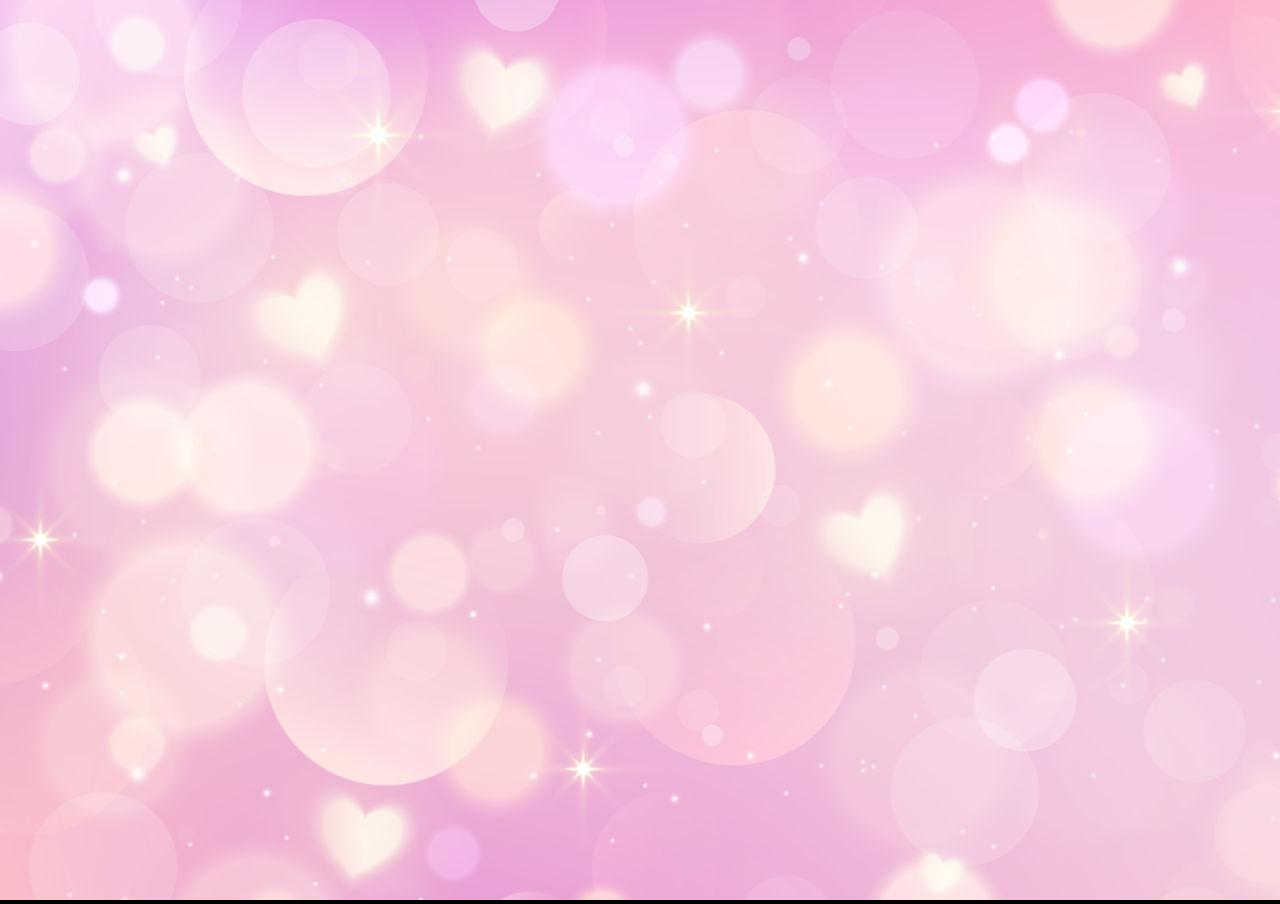
<file: index.html>
<!DOCTYPE html>
<html lang="en">
<head>
<meta charset="UTF-8">
<meta name="viewport" content="width=device-width, initial-scale=1.0">
<title>Our Story ❤️</title>

<style>
html, body {
    margin:0;
    padding:0;
    height:100%;
    overflow:hidden;
    background:black;
}

/* Iframe container */
#stageFrame {
    width:100vw;
    height:100vh;
    border:none;
    opacity:1;
    transition:opacity 0.6s ease;
}

/* Fade effect */
.fade-out {
    opacity:0;
}

/* Soft loader overlay */
#loader {
    position:fixed;
    inset:0;
    background:linear-gradient(135deg,#ff2f7d,#ff8fab);
    display:flex;
    justify-content:center;
    align-items:center;
    z-index:9999;
    transition:opacity 0.6s ease;
}

#loader.hidden {
    opacity:0;
    pointer-events:none;
}

.loader-heart {
    font-size:60px;
    animation:pulse 1.2s infinite;
}

@keyframes pulse {
    0% { transform:scale(1); }
    50% { transform:scale(1.2); }
    100% { transform:scale(1); }
}
</style>
</head>

<body>

<!-- Persistent Music -->
<audio id="bgMusic" loop>
    <source src="music.mp3" type="audio/mpeg">
</audio>

<!-- Loader -->
<div id="loader">
    <div class="loader-heart">❤️</div>
</div>

<!-- Stage Frame -->
<iframe id="stageFrame" src="intro.html"></iframe>

<script>
const frame = document.getElementById("stageFrame");
const loader = document.getElementById("loader");
const music = document.getElementById("bgMusic");

/* Start music only once after user interaction */
document.body.addEventListener("pointerdown",()=>{
    music.play().catch(()=>{});
},{once:true});

/* Smooth Stage Switch */
function goToStage(stageName){

    loader.classList.remove("hidden");
    frame.classList.add("fade-out");

    setTimeout(()=>{
        switch(stageName){
            case "intro":
                frame.src = "intro.html";
                break;
            case "memories":
                frame.src = "memories.html";
                break;
            case "timeline":
                frame.src = "timeline.html";
                break;
            case "future":
                frame.src = "future.html";
                break;
            case "letter":
                frame.src = "letter.html";
                break;
        }
    },400);

}

/* When new stage loads */
frame.onload = function(){
    frame.classList.remove("fade-out");
    setTimeout(()=>{
        loader.classList.add("hidden");
    },300);
};

window.goToStage = goToStage;

/* Hide loader after first load */
window.onload = function(){
    setTimeout(()=>{
        loader.classList.add("hidden");
    },800);
};
</script>

</body>
</html>
</file>
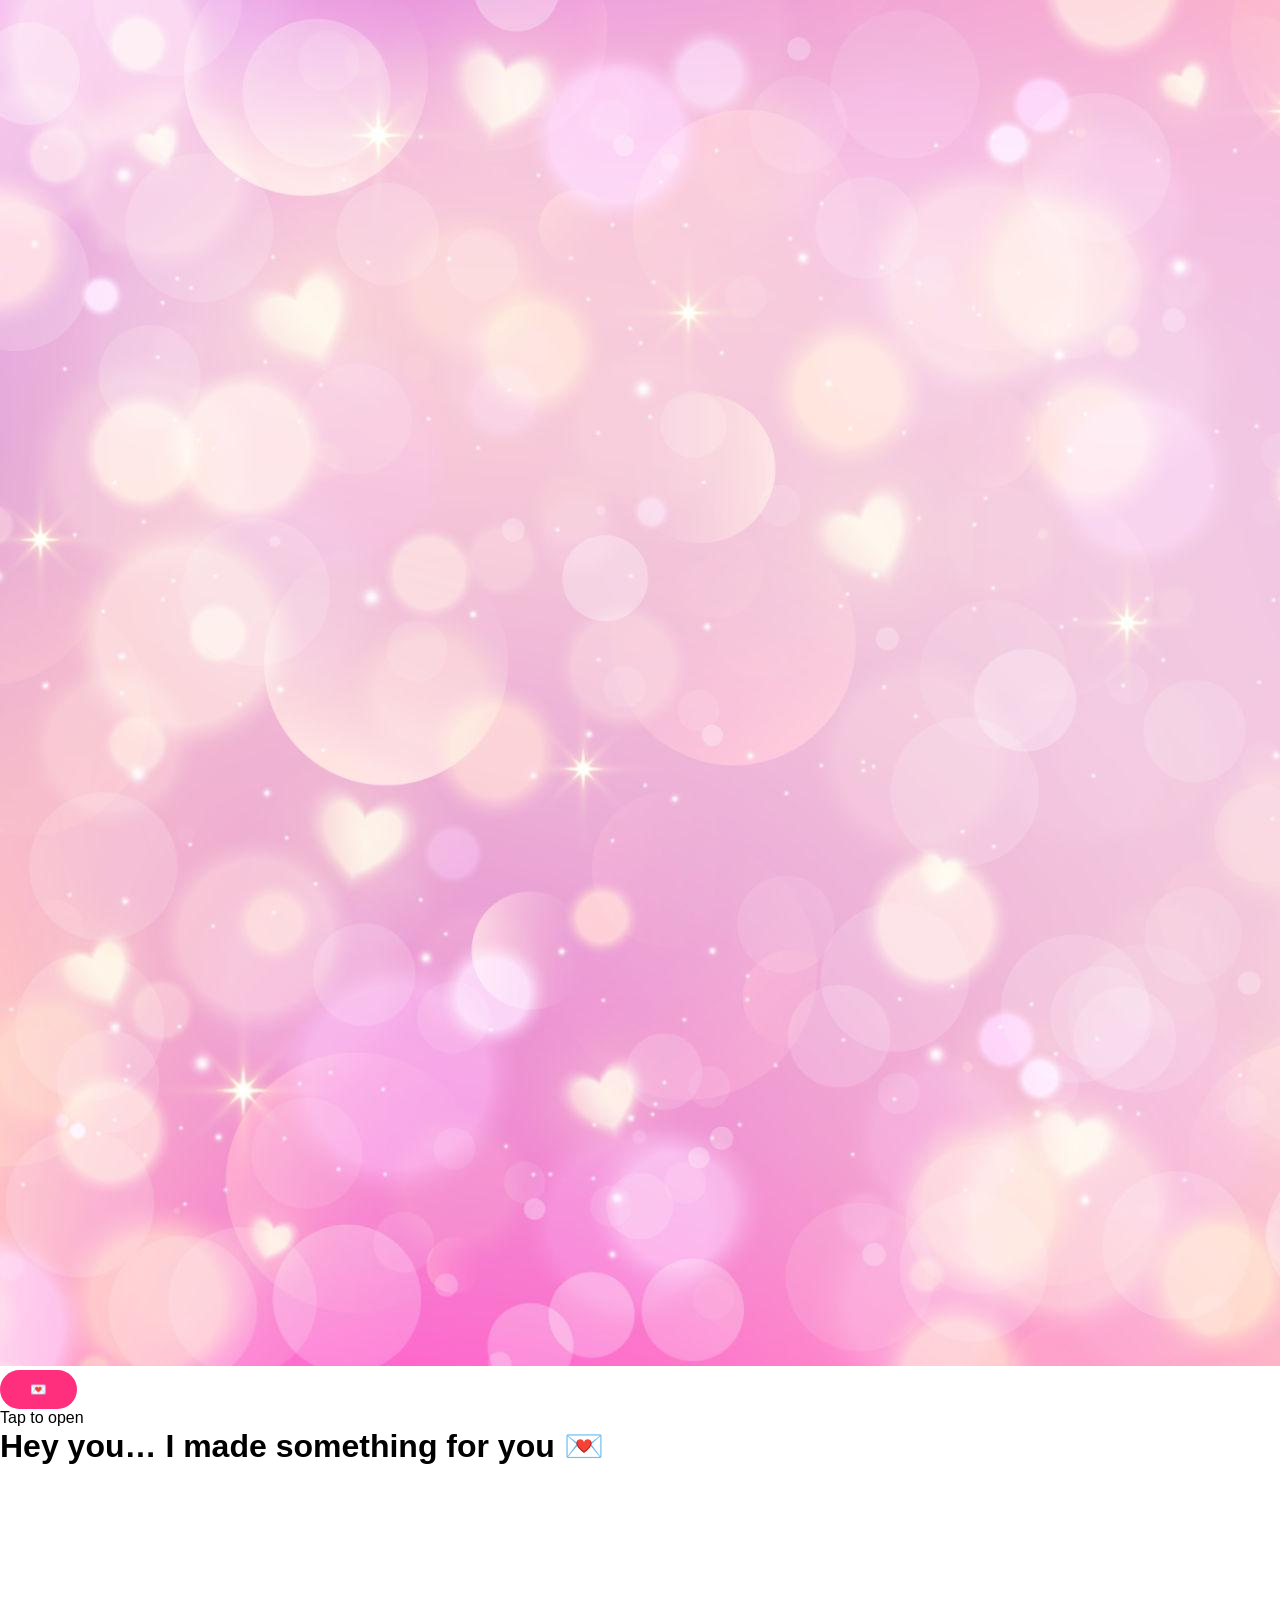
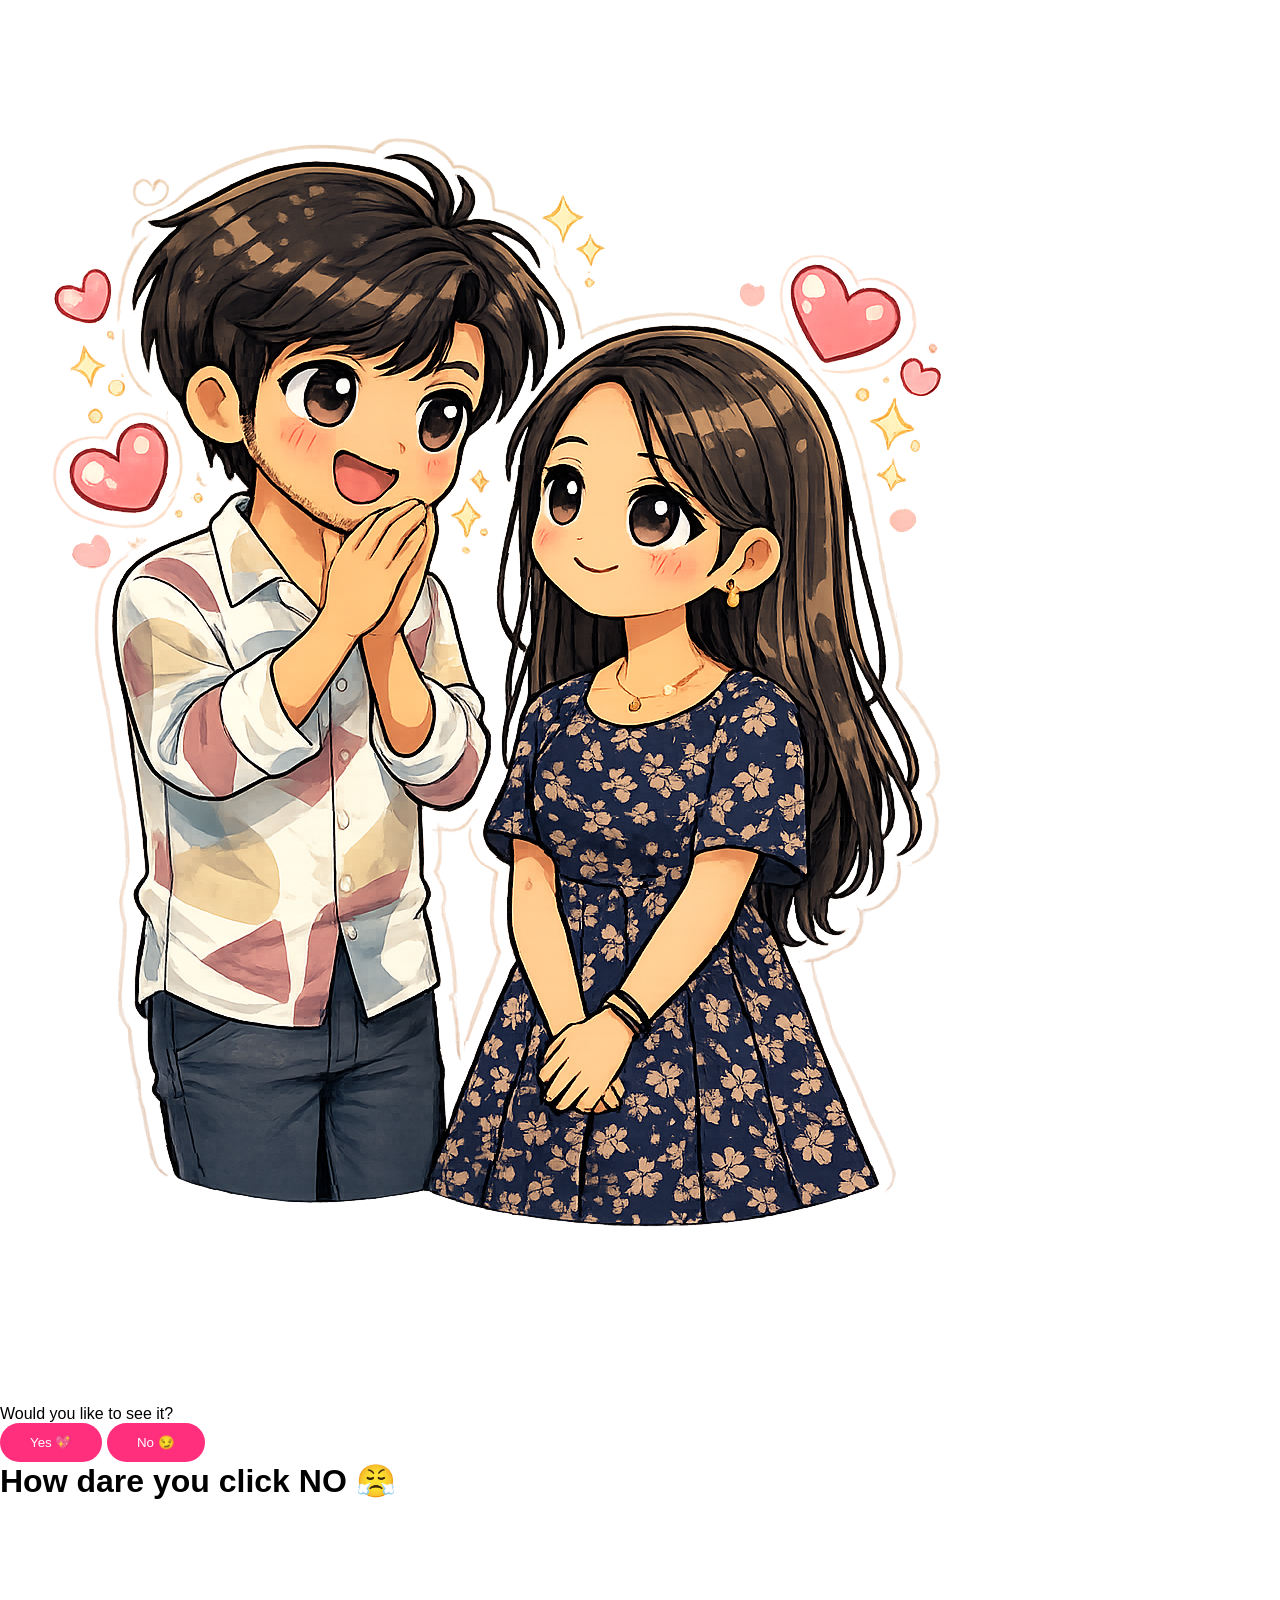
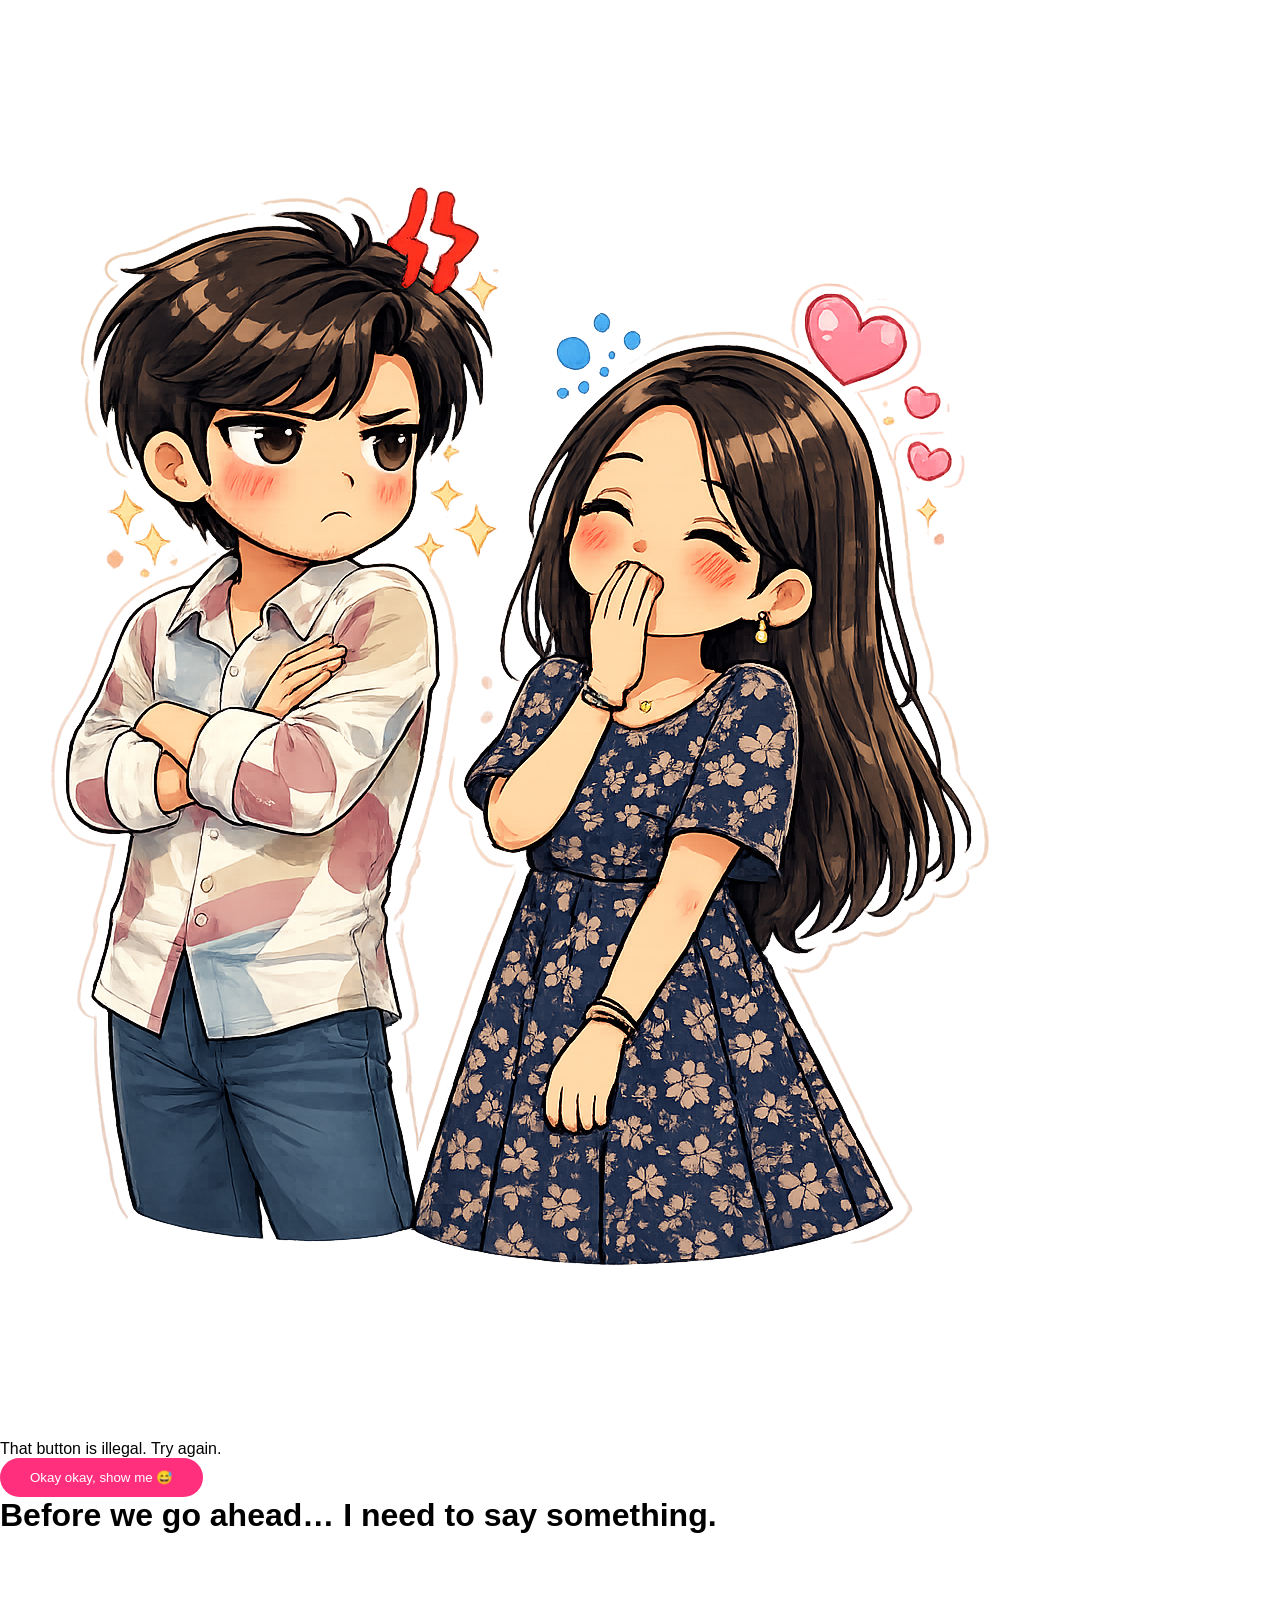
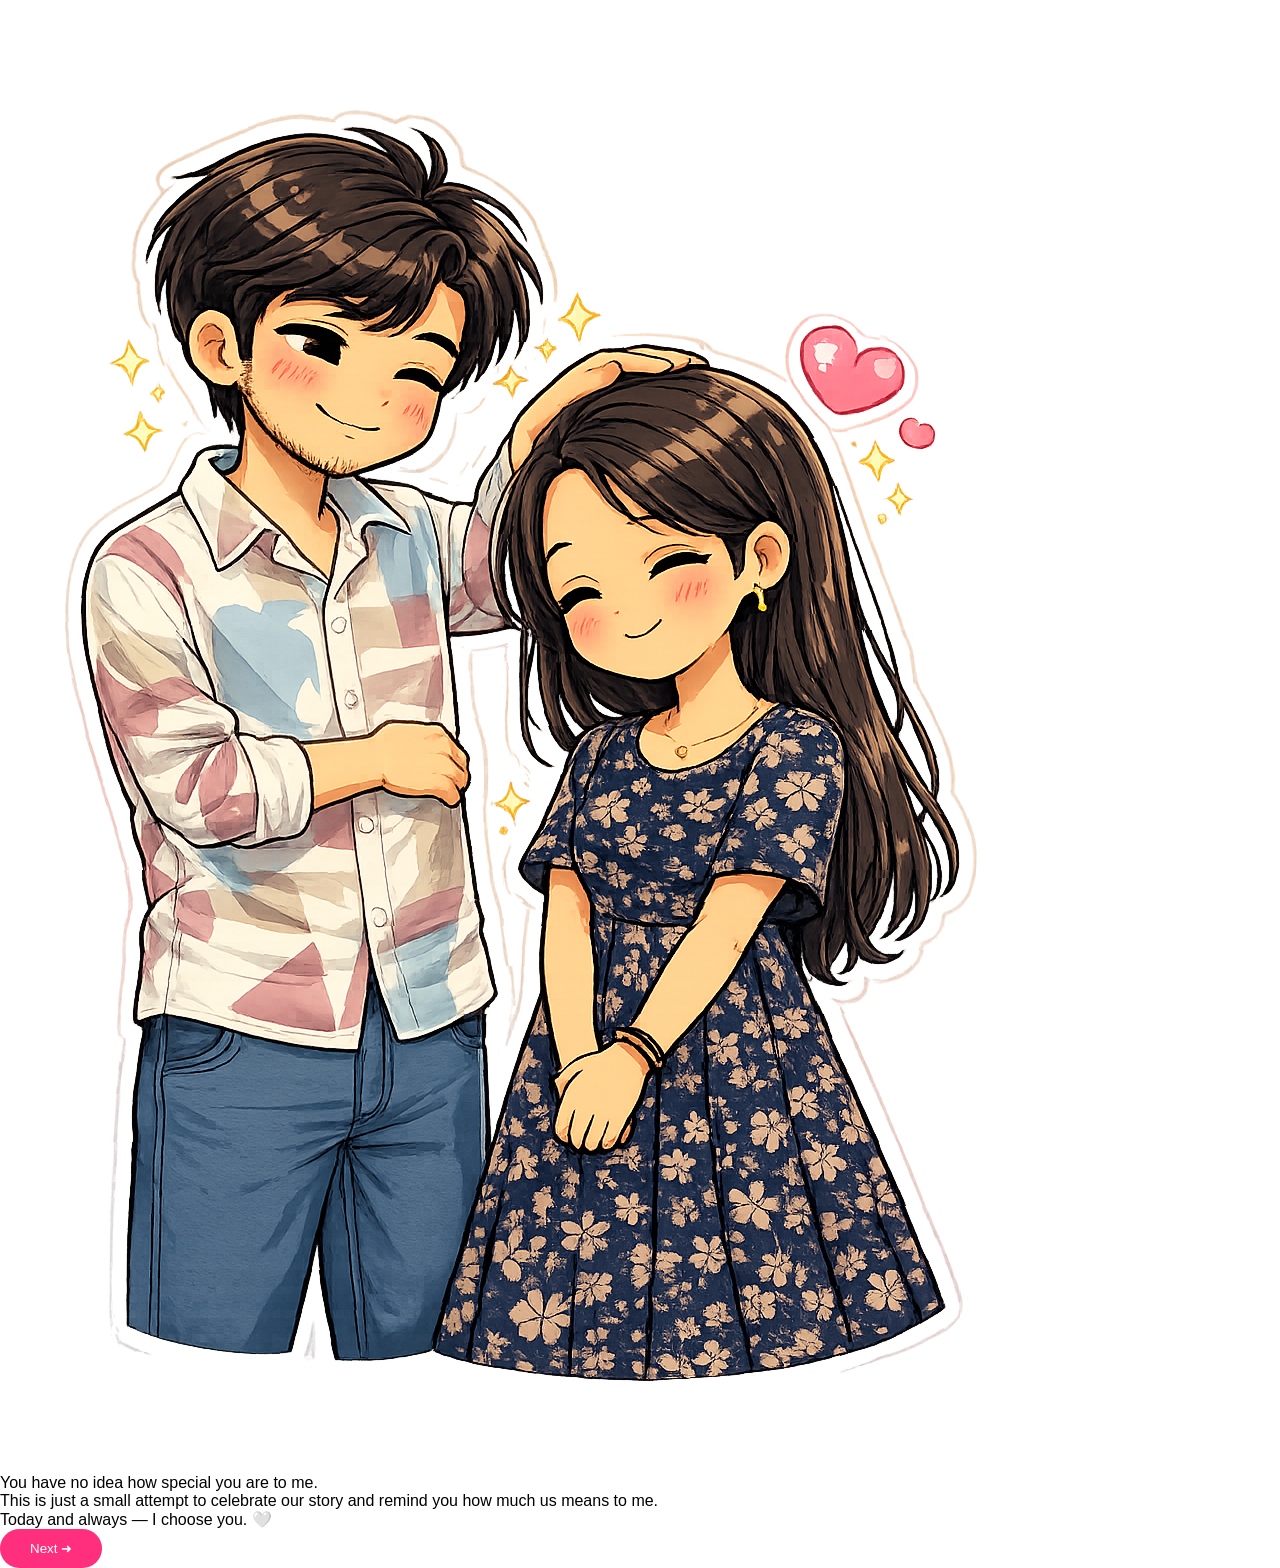
<file: intro.html>
<!DOCTYPE html>
<html>
<head>
<meta charset="UTF-8">
<meta name="viewport" content="width=device-width, initial-scale=1.0">

<link href="https://fonts.googleapis.com/css2?family=Dancing+Script:wght@600&family=Crimson+Text:wght@600&display=swap" rel="stylesheet">
<link rel="stylesheet" href="style.css">
</head>

<body>

<div class="app">
  <img src="bg.jpg" class="bg">

  <audio id="music" loop autoplay>
    <source src="music.mp3" type="audio/mpeg">
  </audio>

  <!-- COVER -->
  <div id="cover" class="slide show cover">
      <button class="openBtn" onclick="openSite()">💌</button>
      <p class="tapText">Tap to open</p>
  </div>

  <!-- INTRO -->
  <div id="intro" class="slide">
    <h1>Hey you… I made something for you 💌</h1>
    <img src="sticker1.png" class="sticker">
    <p>Would you like to see it?</p>
    <div>
      <button onclick="goYes()">Yes 💖</button>
      <button id="noBtn">No 😏</button>
    </div>
  </div>

  <!-- NO SLIDE -->
  <div id="noSlide" class="slide">
    <h1>How dare you click NO 😤</h1>
    <img src="sticker2.png" class="sticker">
    <p>That button is illegal. Try again.</p>
    <button onclick="goYes()">Okay okay, show me 😅</button>
  </div>

  <!-- YES SLIDE (FIXED LAYOUT) -->
  <div id="yesSlide" class="slide yesLayout">

    <h1 class="yesHeading">Before we go ahead… I need to say something.</h1>

    <div class="yesContent">

        <div class="leftSticker">
            <img src="sticker3.png" class="sticker">
        </div>

        <div class="rightCard">
            <div class="cardInner">
                <p>
                  You have no idea how special you are to me.<br>
                 This is just a small attempt
                 to celebrate our story
                 and remind you how much us means to me.<br>
                 Today and always — I choose you. 🤍
                </p>

                <!-- ONLY CHANGE IS HERE -->
                <button onclick="parent.goToStage('memories')">Next ➜</button>

            </div>
        </div>

    </div>
  </div>

</div>

<script src="script.js"></script>
</body>
</html>
</file>
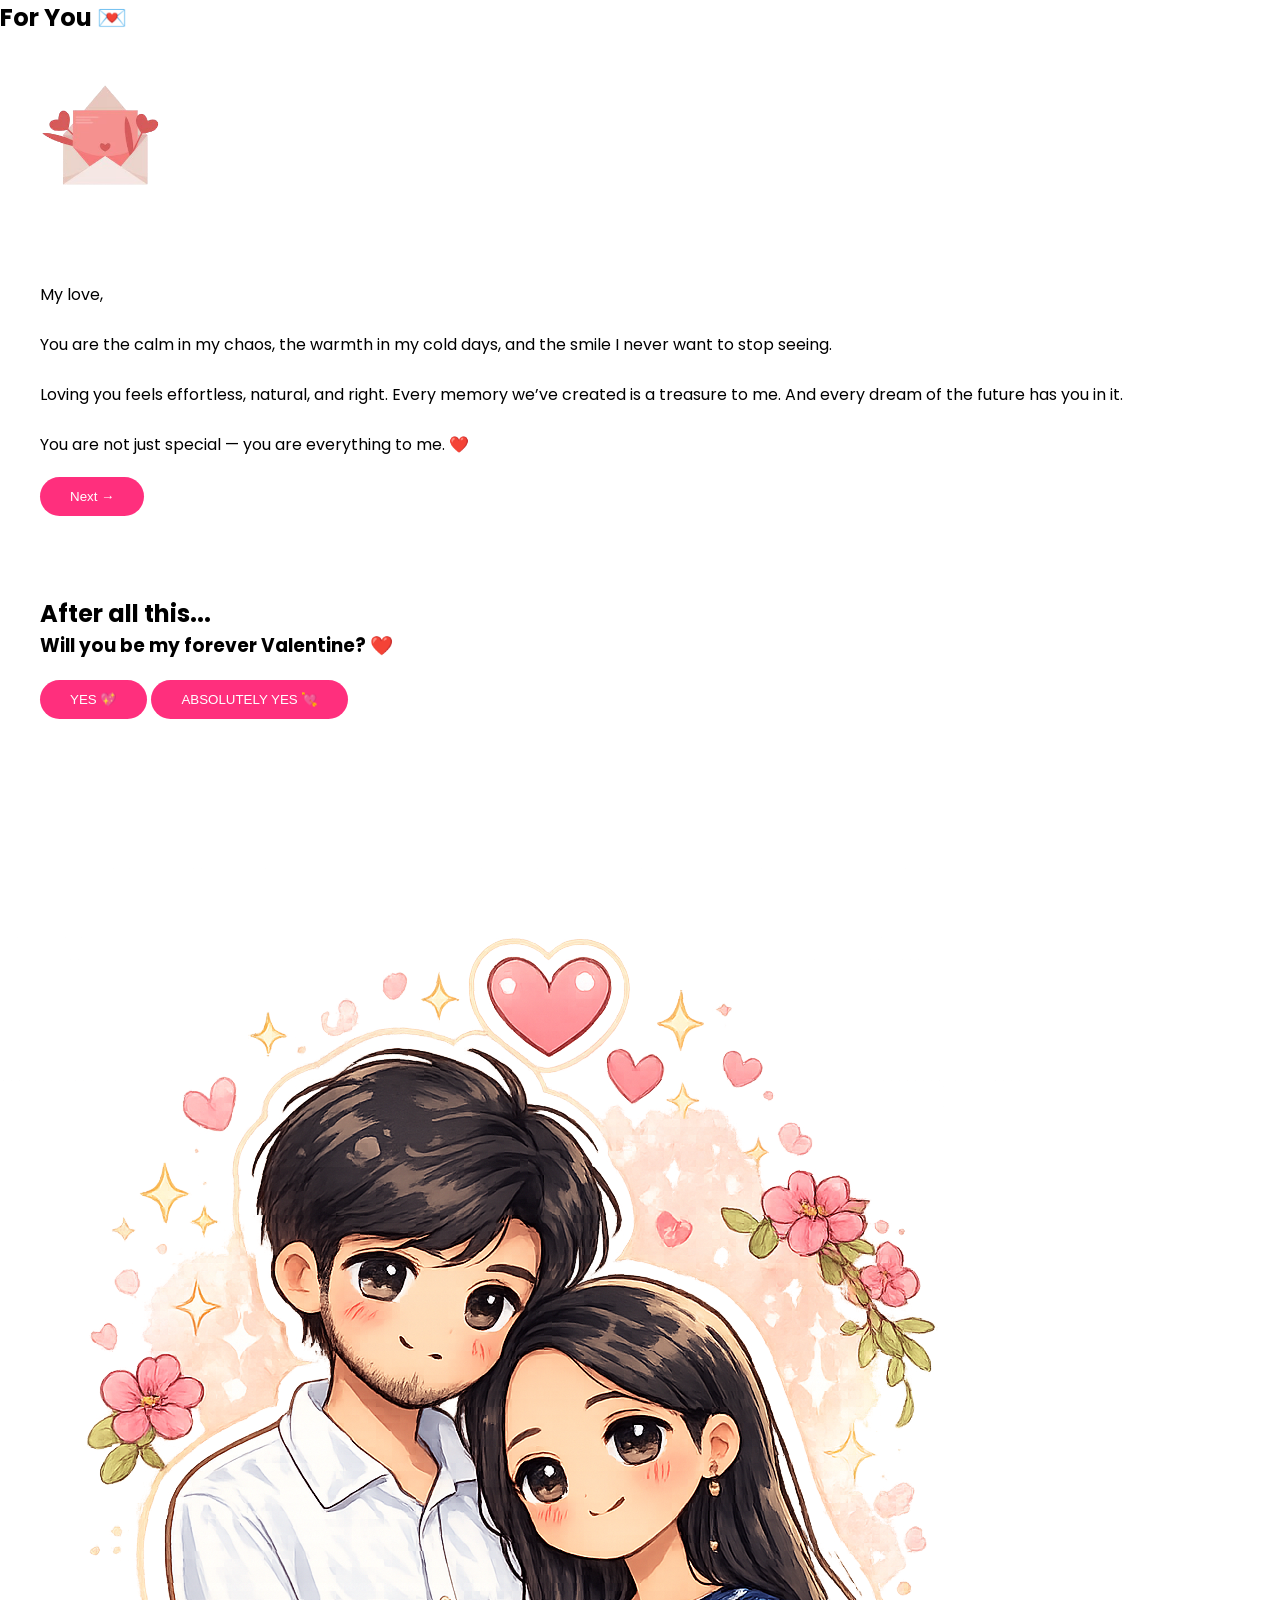
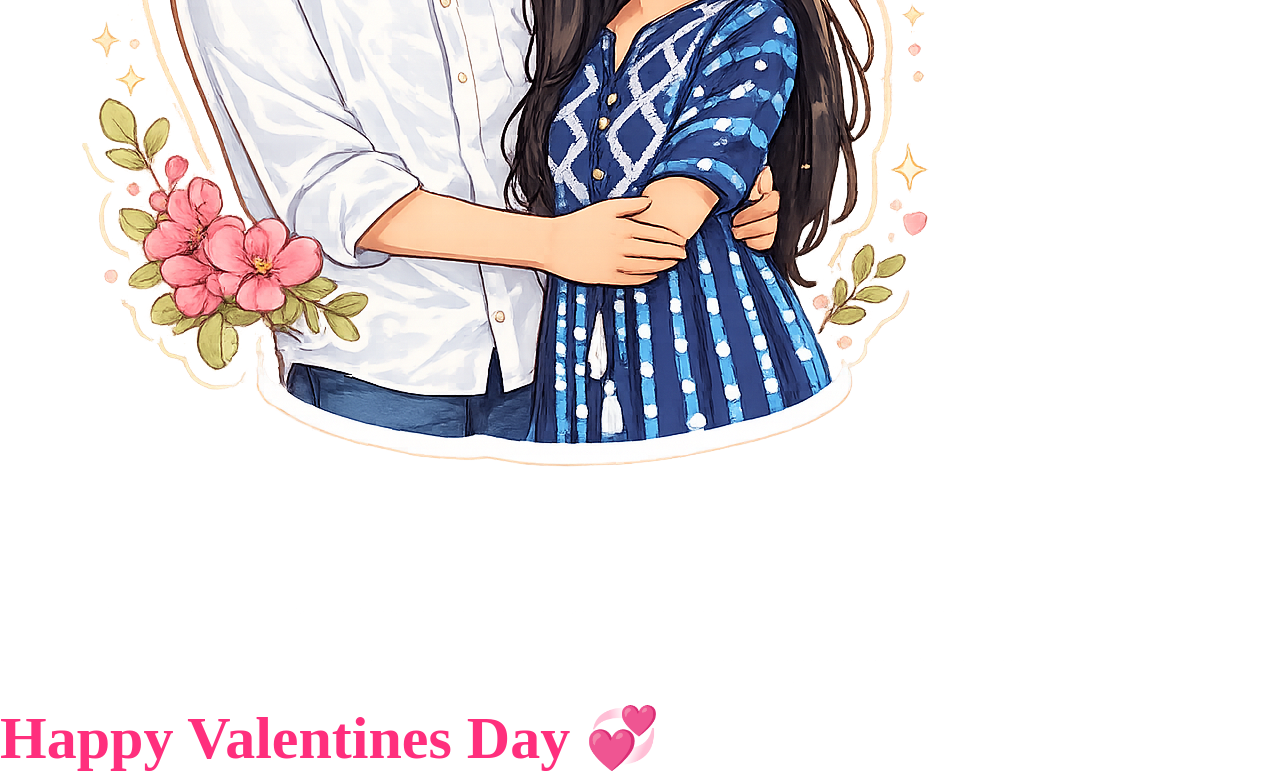
<file: letter.html>
<!DOCTYPE html>
<html>
<head>
  <title>For You ❤️</title>

  <!-- Fonts -->
  <link href="https://fonts.googleapis.com/css2?family=Dancing+Script:wght@600&family=Poppins:wght@300;400&family=Playfair+Display:wght@500&family=IM+Fell+English&display=swap" rel="stylesheet">

  <link rel="stylesheet" href="style.css">
</head>
<body>

<div class="background"></div>

<!-- ===== LETTER OPENING SLIDE ===== -->
<section id="letterIntro" class="slide active">
  <h1 class="heading">For You 💌</h1>
  <img src="envelope.png" class="envelope" id="openEnvelope">
</section>

<!-- ===== LOVE LETTER SLIDE ===== -->
<section id="loveLetter" class="slide">
  <div class="whiteCard letterCard">
    <p>
      My love,<br><br>
      You are the calm in my chaos, the warmth in my cold days,  
      and the smile I never want to stop seeing.<br><br>
      Loving you feels effortless, natural, and right.  
      Every memory we’ve created is a treasure to me.  
      And every dream of the future has you in it.<br><br>
      You are not just special — you are everything to me. ❤️
    </p>

    <button class="btn" id="toProposal">Next →</button>
  </div>
</section>

<!-- ===== PROPOSAL SLIDE ===== -->
<section id="proposalSlide" class="slide">
  <div class="whiteCard proposalCard">
    <h2>After all this...</h2>
    <h3>Will you be my forever Valentine? ❤️</h3>

    <div class="buttonRow">
      <button class="btn" id="yesBtn">YES 💖</button>
      <button class="btn" id="yesBtn2">ABSOLUTELY YES 💘</button>
    </div>
  </div>
</section>

<!-- ===== CELEBRATION SLIDE ===== -->
<section id="celebrationSlide" class="slide">
  <img src="sticker4.png" class="celebrationSticker">
  <h1 class="celebrationText">Happy Valentines Day 💞</h1>
</section>

<script>

/* ORIGINAL BEHAVIOR PRESERVED */

function showSlide(id){
  document.querySelectorAll(".slide").forEach(s=>s.classList.remove("active"));
  document.getElementById(id).classList.add("active");
}

/* Envelope click */
document.getElementById("openEnvelope").onclick = function(){
  showSlide("loveLetter");
};

/* To Proposal */
document.getElementById("toProposal").onclick = function(){
  showSlide("proposalSlide");
};

/* Yes buttons */
document.getElementById("yesBtn").onclick = celebrate;
document.getElementById("yesBtn2").onclick = celebrate;

function celebrate(){
  showSlide("celebrationSlide");
  launchConfetti();
}

/* Confetti */
function launchConfetti(){
  for(let i=0;i<80;i++){
    let confetti=document.createElement("div");
    confetti.className="confetti";
    confetti.style.left=Math.random()*100+"vw";
    confetti.style.background=["#ff2f7d","#ff8fab","#ffffff"][Math.floor(Math.random()*3)];
    confetti.style.animationDuration=(Math.random()*2+2)+"s";
    document.body.appendChild(confetti);

    setTimeout(()=>confetti.remove(),3000);
  }
}

</script>

</body>
</html>
</file>
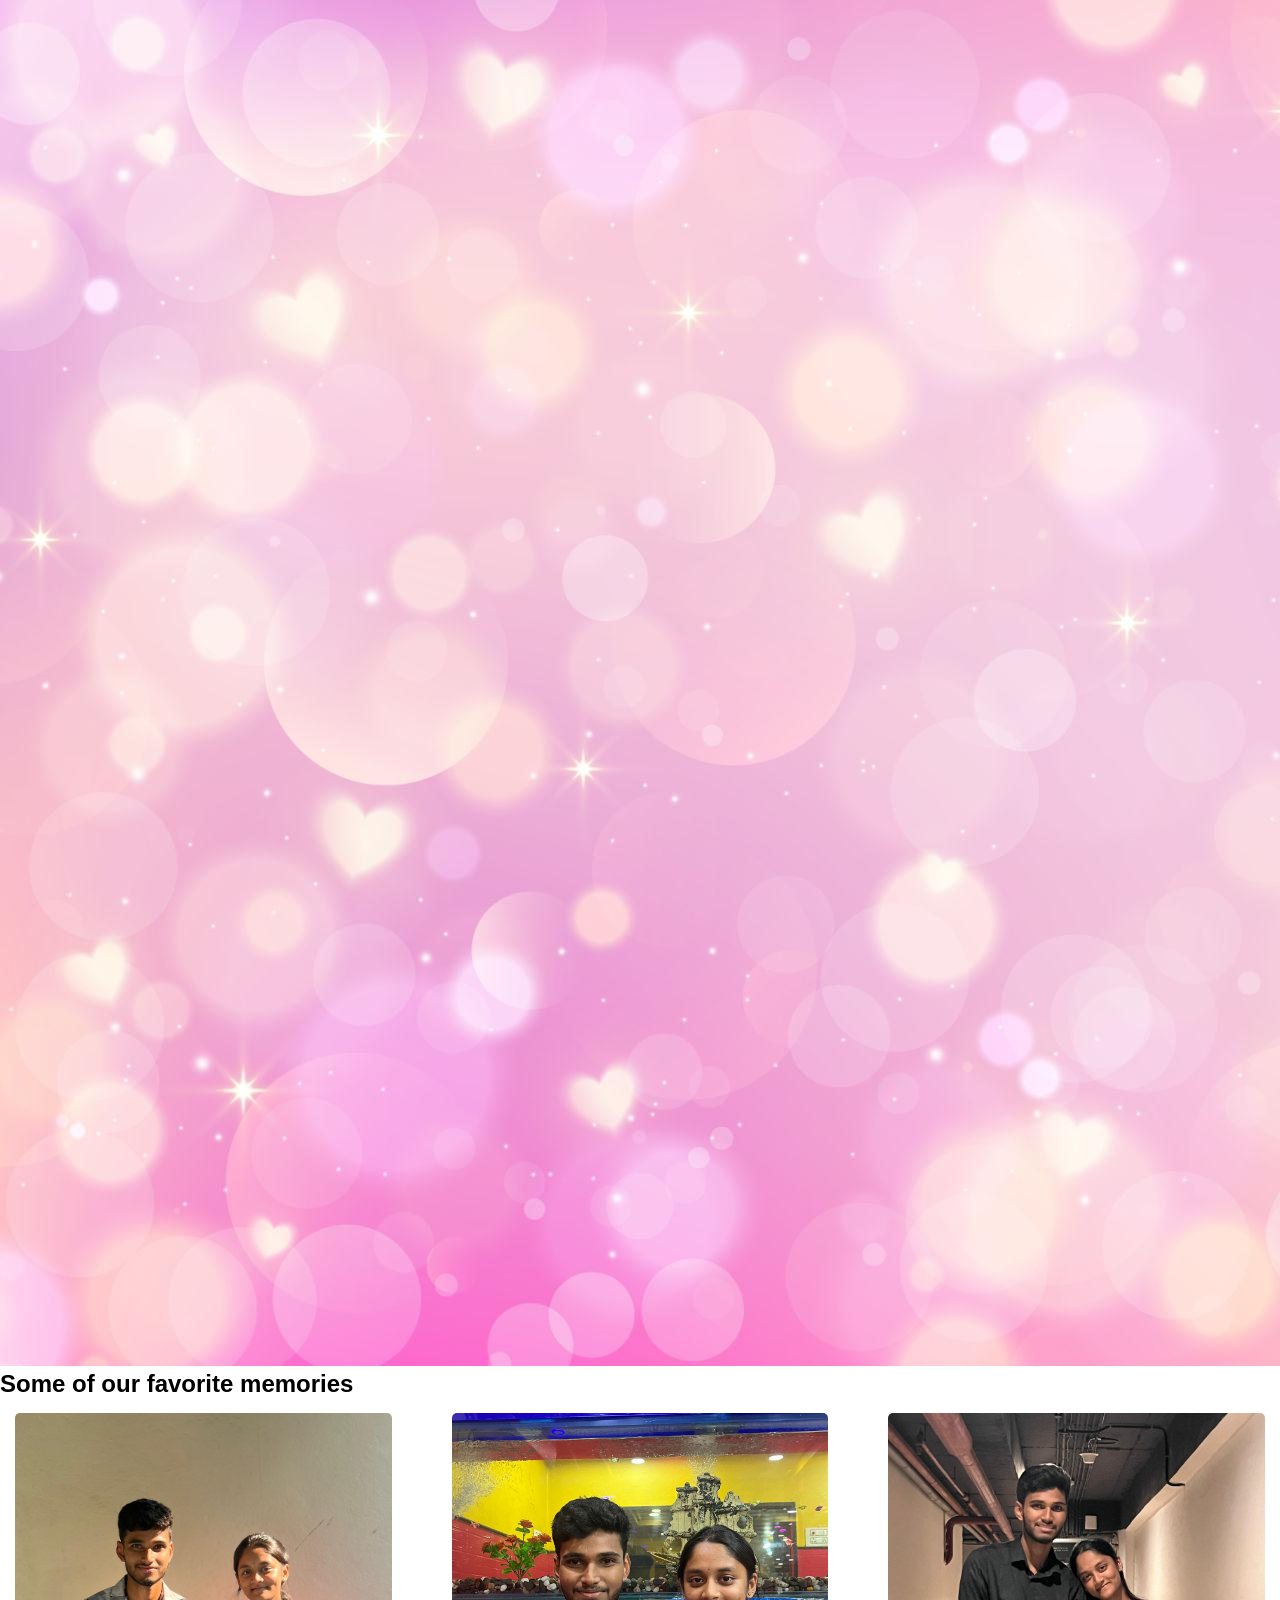
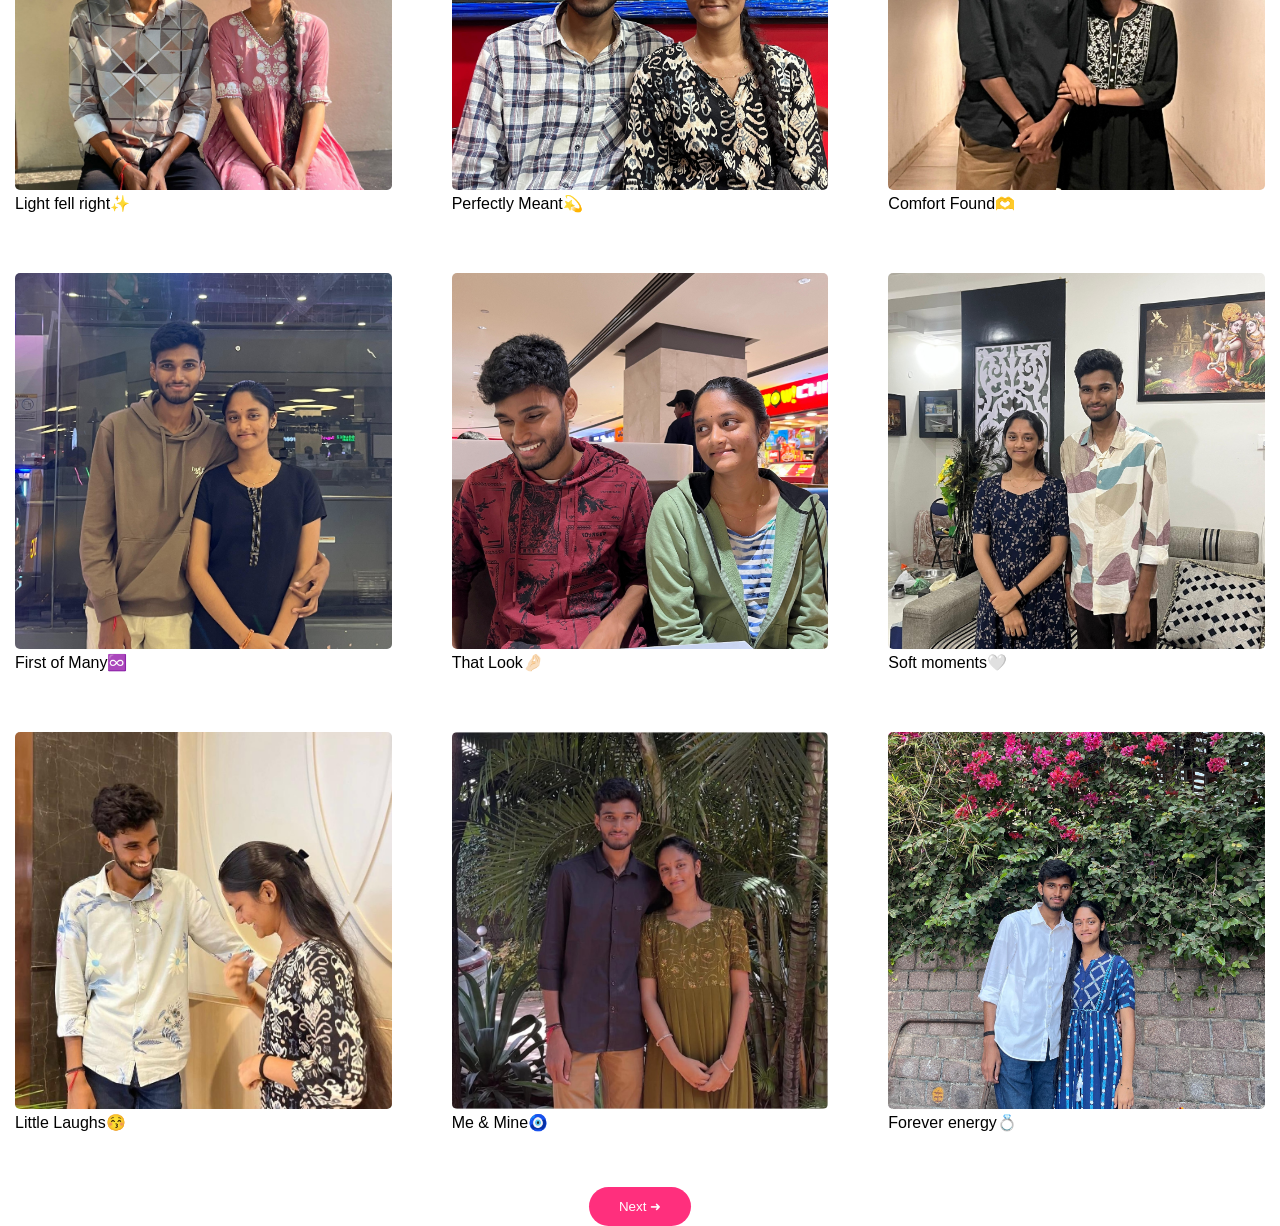
<file: memories.html>
<!DOCTYPE html>
<html lang="en">
<head>
<meta charset="UTF-8">
<meta name="viewport" content="width=device-width, initial-scale=1.0">
<title>Our Memories</title>

<link href="https://fonts.googleapis.com/css2?family=Dancing+Script:wght@600&family=Crimson+Text:wght@600&display=swap" rel="stylesheet">
<link rel="stylesheet" href="style.css">
</head>
<body>

<div class="bg-overlay"></div>
<img src="bg.jpg" class="bg">

<section class="memories-section">
    <h1>Some of our favorite memories</h1>

    <div class="polaroid-grid">

        <div class="polaroid">
            <div class="polaroid-inner">
                <img src="photo1.jpg">
                <div class="caption">Light fell right✨</div>
            </div>
        </div>

        <div class="polaroid">
            <div class="polaroid-inner">
                <img src="photo2.jpg">
                <div class="caption">Perfectly Meant💫</div>
            </div>
        </div>

        <div class="polaroid">
            <div class="polaroid-inner">
                <img src="photo3.jpg">
                <div class="caption">Comfort Found🫶</div>
            </div>
        </div>

        <div class="polaroid">
            <div class="polaroid-inner">
                <img src="photo4.jpg">
                <div class="caption">First of Many♾️</div>
            </div>
        </div>

        <div class="polaroid">
            <div class="polaroid-inner">
                <img src="photo5.jpg">
                <div class="caption">That Look🤌🏻</div>
            </div>
        </div>

        <div class="polaroid">
            <div class="polaroid-inner">
                <img src="photo6.jpg">
                <div class="caption">Soft moments🤍</div>
            </div>
        </div>

        <div class="polaroid">
            <div class="polaroid-inner">
                <img src="photo7.jpg">
                <div class="caption">Little Laughs😚</div>
            </div>
        </div>

        <div class="polaroid">
            <div class="polaroid-inner">
                <img src="photo8.jpg">
                <div class="caption">Me & Mine🧿</div>
            </div>
        </div>

        <div class="polaroid">
            <div class="polaroid-inner">
                <img src="photo9.jpg">
                <div class="caption">Forever energy💍</div>
            </div>
        </div>

    </div>

    <!-- ONLY ADDITION (Navigation Button) -->
    <div style="text-align:center; margin-top:40px;">
        <button onclick="parent.goToStage('timeline')">
            Next ➜
        </button>
    </div>

</section>

<div class="fullscreen-view hidden">
    <div class="fullscreen-content"></div>
</div>

<script src="script.js"></script>
</body>
</html>
</file>
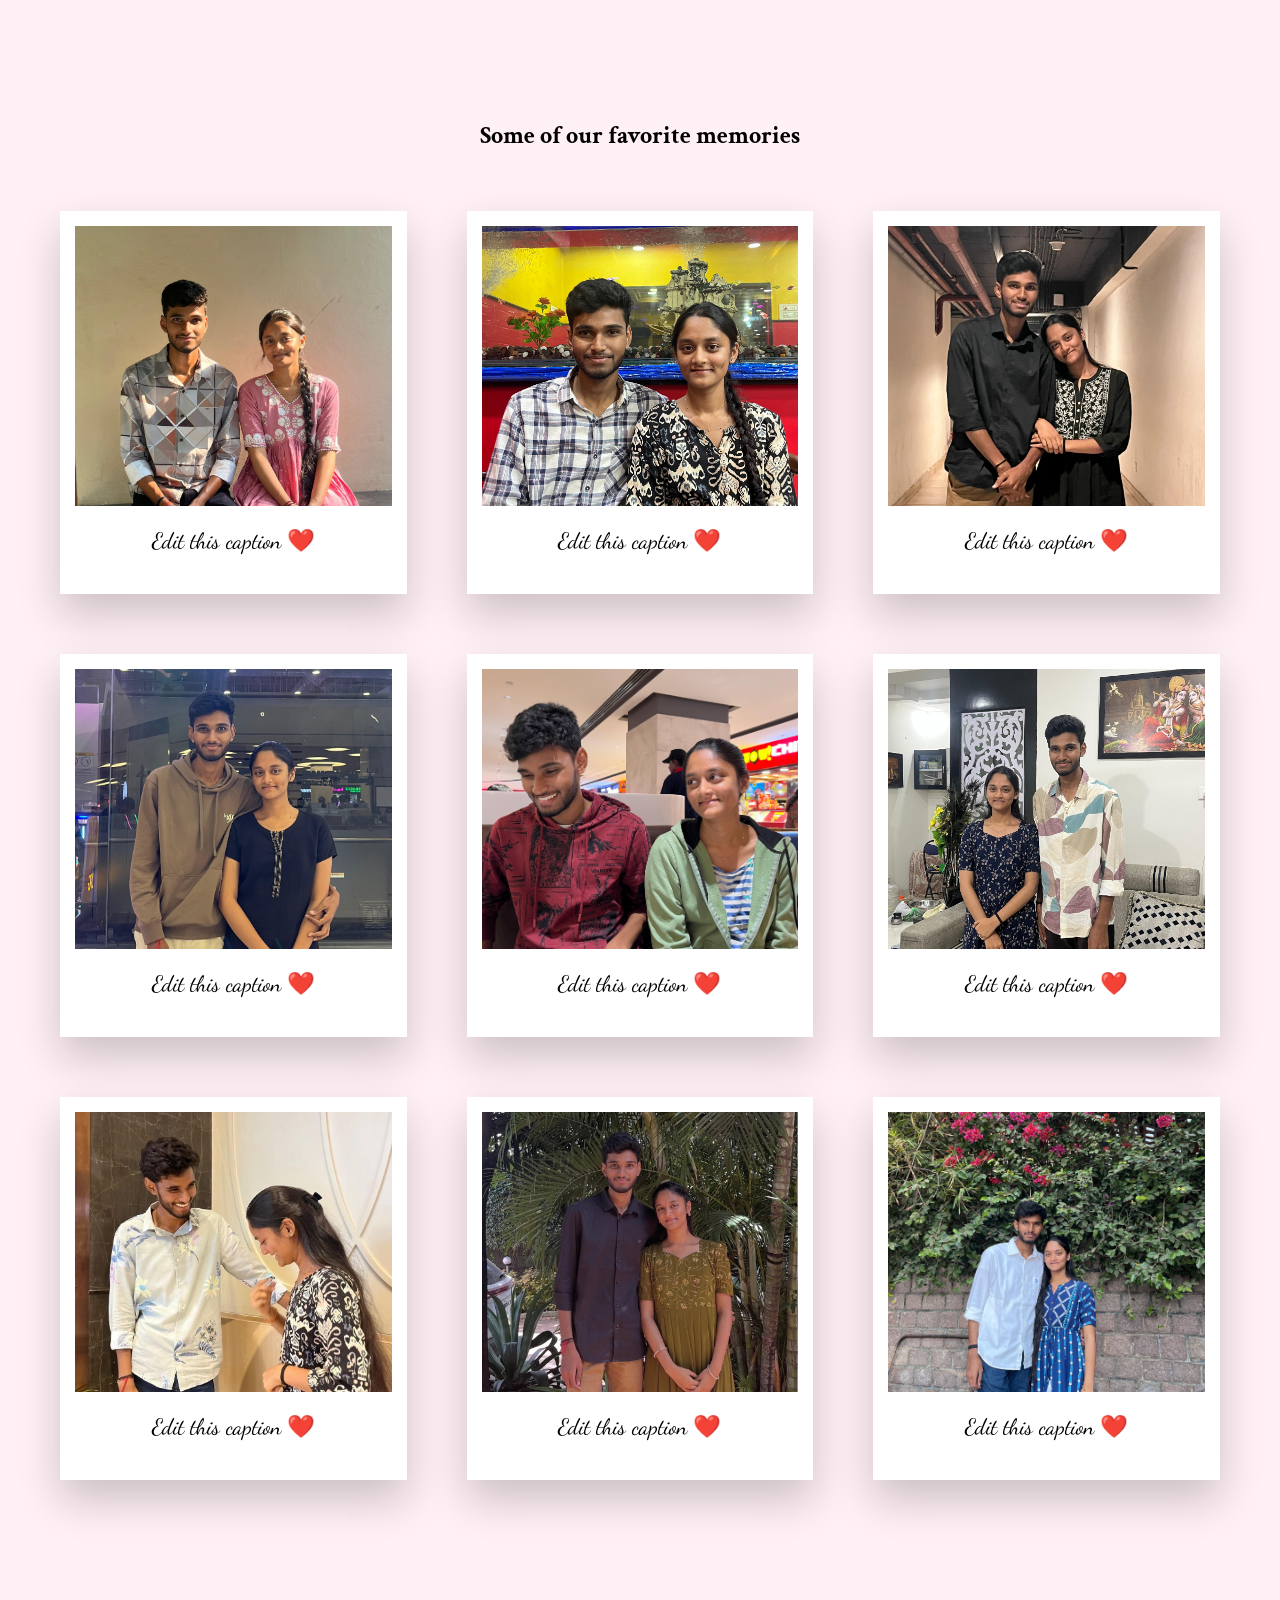
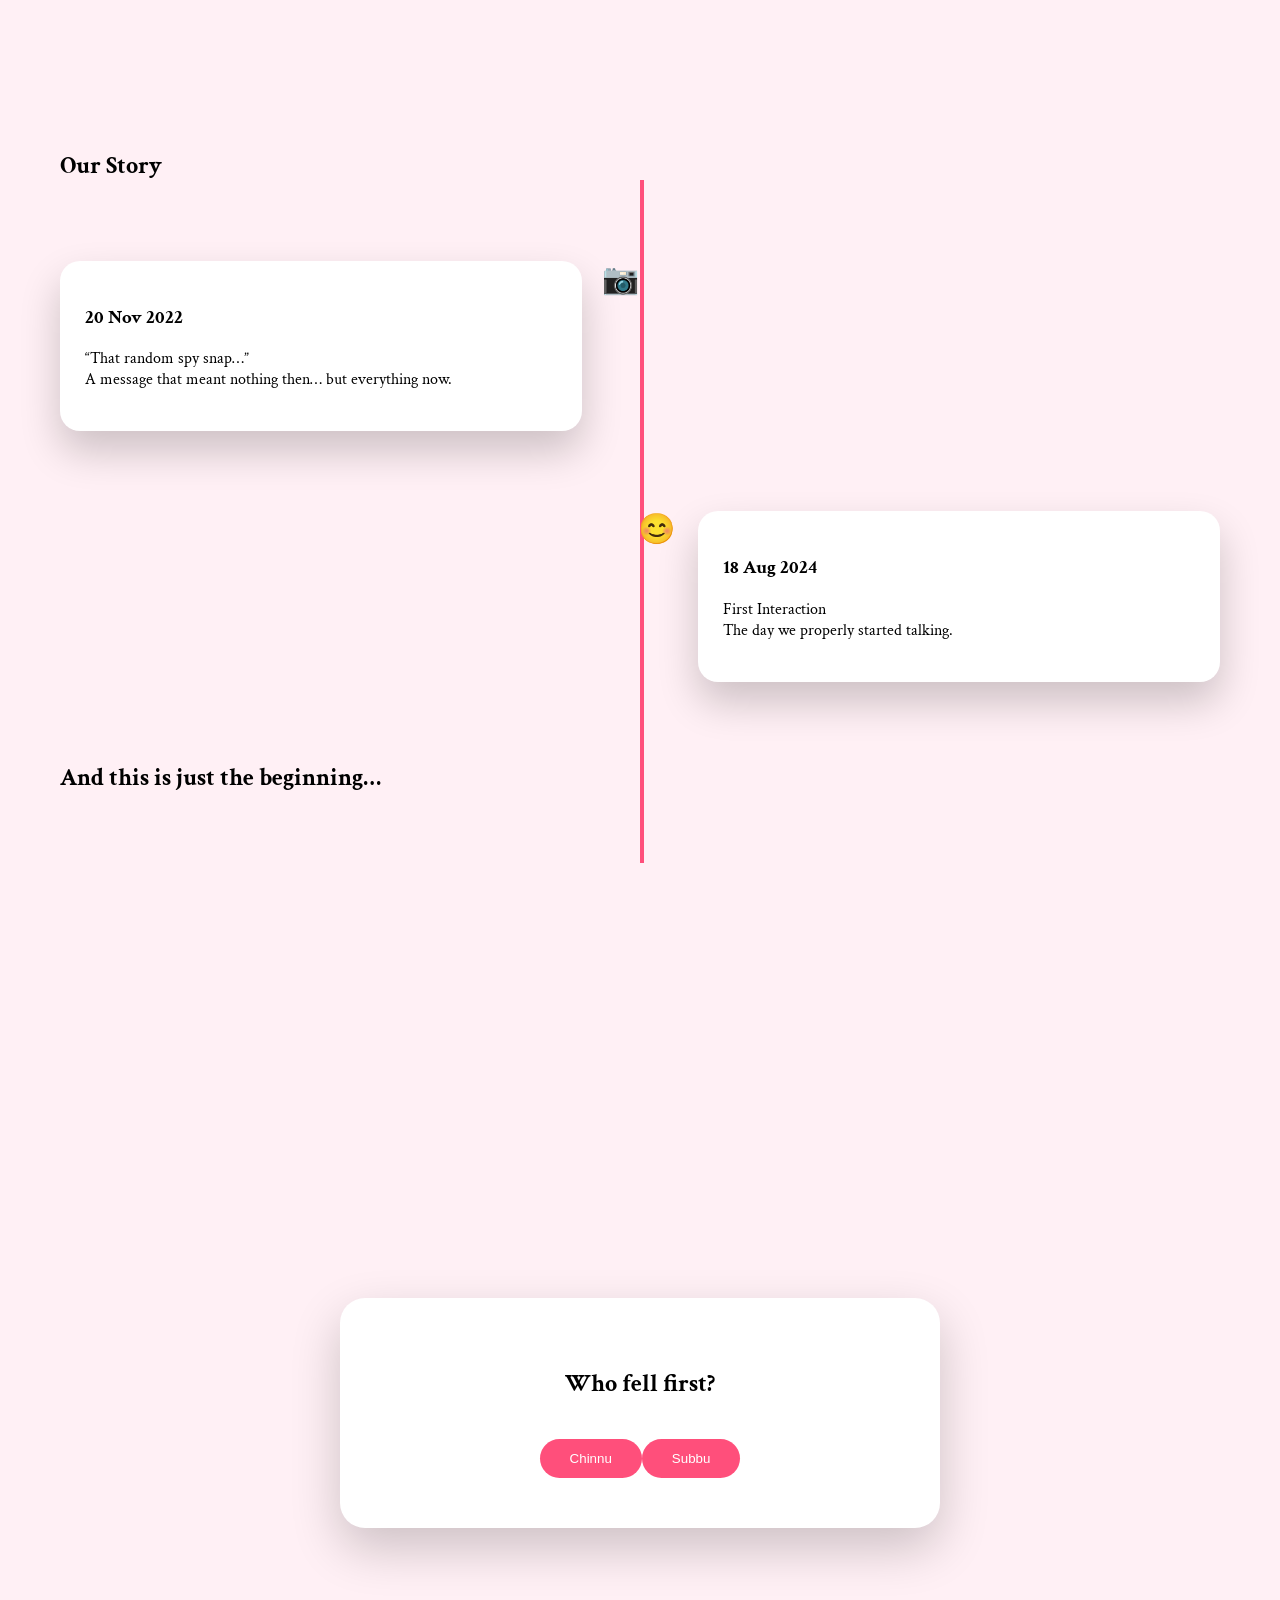
<file: stage2.html>
<!DOCTYPE html>
<html>
<head>
<meta charset="UTF-8">
<meta name="viewport" content="width=device-width, initial-scale=1.0">
<link href="https://fonts.googleapis.com/css2?family=Dancing+Script:wght@600&family=Crimson+Text:wght@600&display=swap" rel="stylesheet">
<link rel="stylesheet" href="stage2.css">
</head>
<body>

<!-- ================= SLIDE 4 – MEMORIES ================= -->

<section class="memories">

<h1>Some of our favorite memories</h1>

<div class="polaroidGrid">

  <!-- Repeat for 9 photos -->
  <div class="polaroid">
    <img src="photo1.jpg">
    <div class="caption">Edit this caption ❤️</div>
  </div>

  <div class="polaroid">
    <img src="photo2.jpg">
    <div class="caption">Edit this caption ❤️</div>
  </div>

  <div class="polaroid">
    <img src="photo3.jpg">
    <div class="caption">Edit this caption ❤️</div>
  </div>

  <div class="polaroid">
    <img src="photo4.jpg">
    <div class="caption">Edit this caption ❤️</div>
  </div>

  <div class="polaroid">
    <img src="photo5.jpg">
    <div class="caption">Edit this caption ❤️</div>
  </div>

  <div class="polaroid">
    <img src="photo6.jpg">
    <div class="caption">Edit this caption ❤️</div>
  </div>

  <div class="polaroid">
    <img src="photo7.jpg">
    <div class="caption">Edit this caption ❤️</div>
  </div>

  <div class="polaroid">
    <img src="photo8.jpg">
    <div class="caption">Edit this caption ❤️</div>
  </div>

  <div class="polaroid">
    <img src="photo9.jpg">
    <div class="caption">Edit this caption ❤️</div>
  </div>

</div>
</section>


<!-- ================= SLIDE 5 – TIMELINE ================= -->

<section class="timeline">

<h1>Our Story</h1>

<div class="timelineLine"></div>

<div class="timelineContainer">

  <!-- Example milestone (repeat pattern alternating left/right) -->

  <div class="timelineItem left">
    <div class="emoji">📷</div>
    <div class="content">
      <h3>20 Nov 2022</h3>
      <p>“That random spy snap…”<br>A message that meant nothing then… but everything now.</p>
    </div>
  </div>

  <div class="timelineItem right">
    <div class="emoji">😊</div>
    <div class="content">
      <h3>18 Aug 2024</h3>
      <p>First Interaction<br>The day we properly started talking.</p>
    </div>
  </div>

  <!-- Continue adding remaining milestones exactly same structure -->

</div>

<div class="timelineEnd">
  <h2>And this is just the beginning…</h2>
  <div class="lineExtend"></div>
</div>

</section>


<!-- ================= SLIDE 6 – QUIZ ================= -->

<section class="quiz">

<div class="quizCard">

  <div id="question"></div>
  <div id="options"></div>
  <div id="reaction"></div>
  <button id="nextBtn" style="display:none;">Next ➜</button>

</div>

</section>

<script src="stage2.js"></script>
</body>
</html>
</file>
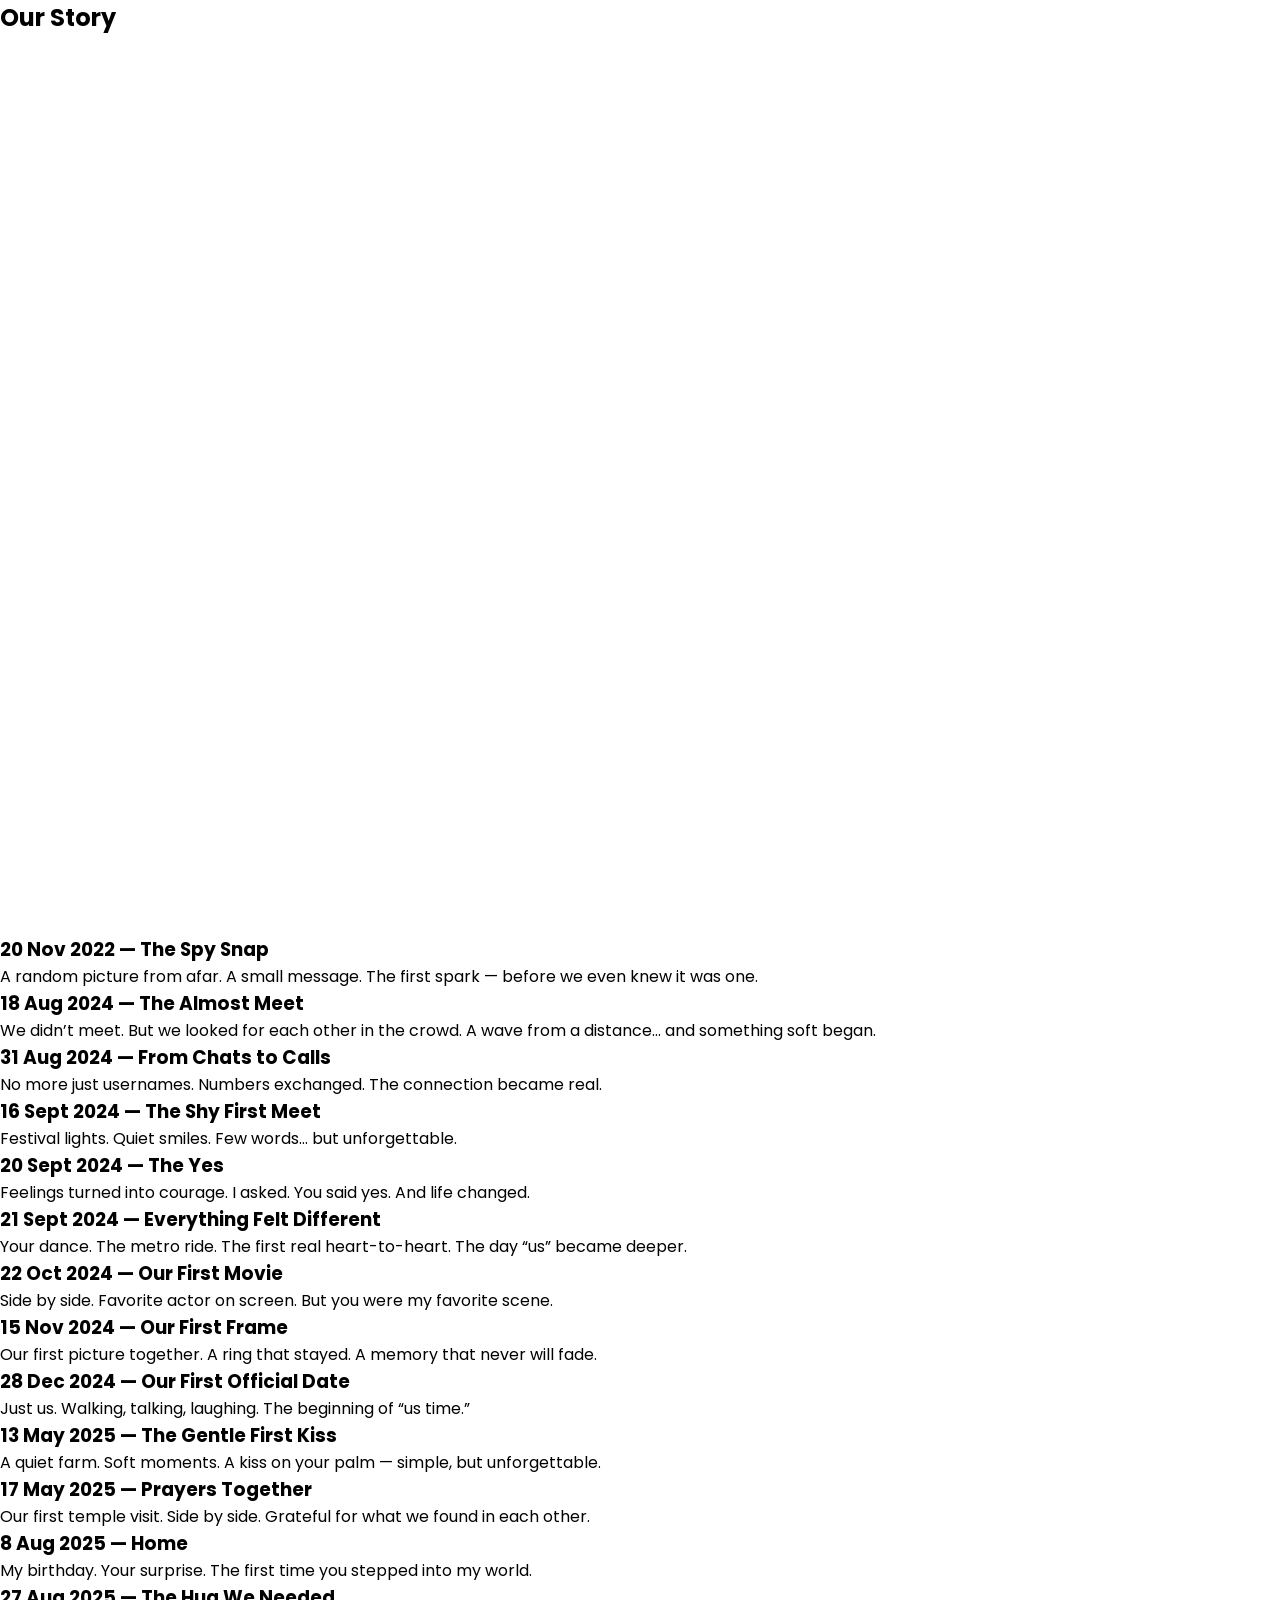
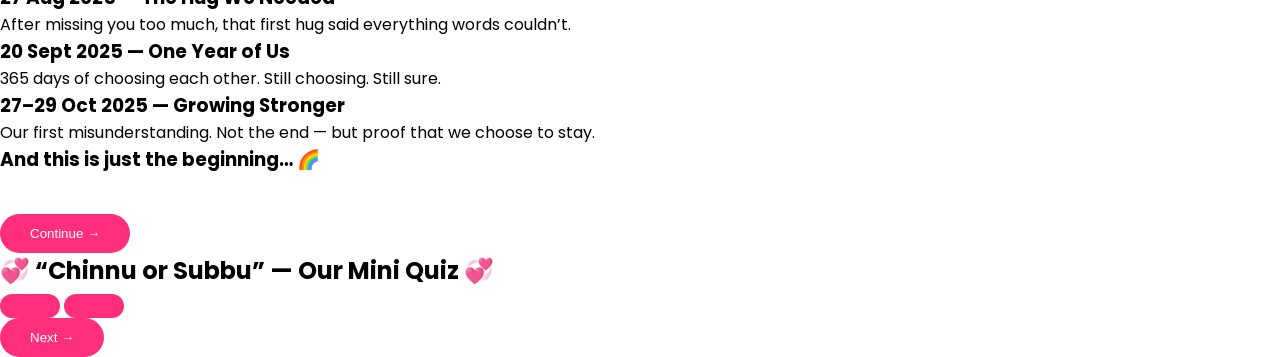
<file: timeline.html>
<!DOCTYPE html>
<html lang="en">
<head>
<meta charset="UTF-8">
<meta name="viewport" content="width=device-width, initial-scale=1.0">
<title>Our Story</title>

<link href="https://fonts.googleapis.com/css2?family=Dancing+Script:wght@700&family=Playfair+Display:wght@600;700&family=Poppins:wght@300;400;500&display=swap" rel="stylesheet">
<link rel="stylesheet" href="style.css">
</head>
<body>

<div class="background"></div>

<!-- ================= TIMELINE ================= -->
<section id="timelineSection" class="section active">

<h1 class="mainTitle">Our Story</h1>

<div class="timeline">
<div class="line" id="mainLine"></div>

<div class="events">

<div class="event left" data-emoji="📷">
<h3><span>20 Nov 2022</span> — The Spy Snap</h3>
<p>A random picture from afar. A small message. The first spark — before we even knew it was one.</p>
</div>

<div class="event right" data-emoji="😊">
<h3><span>18 Aug 2024</span> — The Almost Meet</h3>
<p>We didn’t meet. But we looked for each other in the crowd. A wave from a distance… and something soft began.</p>
</div>

<div class="event left" data-emoji="📱">
<h3><span>31 Aug 2024</span> — From Chats to Calls</h3>
<p>No more just usernames. Numbers exchanged. The connection became real.</p>
</div>

<div class="event right" data-emoji="💕">
<h3><span>16 Sept 2024</span> — The Shy First Meet</h3>
<p>Festival lights. Quiet smiles. Few words… but unforgettable.</p>
</div>

<div class="event left" data-emoji="💍">
<h3><span>20 Sept 2024</span> — The Yes</h3>
<p>Feelings turned into courage. I asked. You said yes. And life changed.</p>
</div>

<div class="event right" data-emoji="🥹">
<h3><span>21 Sept 2024</span> — Everything Felt Different</h3>
<p>Your dance. The metro ride. The first real heart-to-heart. The day “us” became deeper.</p>
</div>

<div class="event left" data-emoji="🎬">
<h3><span>22 Oct 2024</span> — Our First Movie</h3>
<p>Side by side. Favorite actor on screen. But you were my favorite scene.</p>
</div>

<div class="event right" data-emoji="🖼️">
<h3><span>15 Nov 2024</span> — Our First Frame</h3>
<p>Our first picture together. A ring that stayed. A memory that never will fade.</p>
</div>

<div class="event left" data-emoji="🌹">
<h3><span>28 Dec 2024</span> — Our First Official Date</h3>
<p>Just us. Walking, talking, laughing. The beginning of “us time.”</p>
</div>

<div class="event right" data-emoji="💋">
<h3><span>13 May 2025</span> — The Gentle First Kiss</h3>
<p>A quiet farm. Soft moments. A kiss on your palm — simple, but unforgettable.</p>
</div>

<div class="event left" data-emoji="🛕">
<h3><span>17 May 2025</span> — Prayers Together</h3>
<p>Our first temple visit. Side by side. Grateful for what we found in each other.</p>
</div>

<div class="event right" data-emoji="🏠">
<h3><span>8 Aug 2025</span> — Home</h3>
<p>My birthday. Your surprise. The first time you stepped into my world.</p>
</div>

<div class="event left" data-emoji="🫂">
<h3><span>27 Aug 2025</span> — The Hug We Needed</h3>
<p>After missing you too much, that first hug said everything words couldn’t.</p>
</div>

<div class="event right" data-emoji="🎉">
<h3><span>20 Sept 2025</span> — One Year of Us</h3>
<p>365 days of choosing each other. Still choosing. Still sure.</p>
</div>

<div class="event left" data-emoji="🌧">
<h3><span>27–29 Oct 2025</span> — Growing Stronger</h3>
<p>Our first misunderstanding. Not the end — but proof that we choose to stay.</p>
</div>

<div class="finalCard">
<h3>And this is just the beginning… 🌈</h3>
</div>

</div>
</div>

<button class="continueBtn" onclick="goToQuiz()">Continue →</button>

</section>

<!-- ================= QUIZ ================= -->
<section id="quizSection" class="section">

<h1 class="mainTitle">💞 “Chinnu or Subbu” — Our Mini Quiz 💞</h1>

<div class="quizCard">
<h2 id="question"></h2>

<div class="options">
<button id="btn1"></button>
<button id="btn2"></button>
</div>

<div id="reaction" class="reaction"></div>

<button id="nextBtn" class="nextBtn">Next →</button>

</div>

</section>

<script>
const line = document.getElementById("mainLine");

window.addEventListener("load", function(){
  const finalCard = document.querySelector(".finalCard");
  const height = finalCard.offsetTop + finalCard.offsetHeight/2;
  line.style.height = height + "px";
});

function goToQuiz(){
  document.getElementById("timelineSection").classList.remove("active");
  document.getElementById("quizSection").classList.add("active");
  loadQuestion();
}

const questions = [
{q:"Who fell first?",a:["Chinnu","Subbu"],r:"Yes… it was me. And I’d fall again. 🫶"},
{q:"Who gets jealous faster?",a:["Chinnu","Subbu"],r:"Hmm… we both know the truth. 👀"},
{q:"Who misses the other more?",a:["Chinnu","Subbu"],r:"Honestly… it’s a competition. 🥹"},
{q:"Who overthinks more?",a:["Chinnu","Subbu"],r:"It’s okay. You rule my thoughts!"},
{q:"Who would get more clingy after marriage?",a:["Chinnu","Subbu"],r:"We both won’t complain. 😏"},
{q:"Who imagines our future more?",a:["Chinnu","Subbu"],r:"I already see it. 💍"},
{q:"Who chooses the other every single day?",a:["Both"],r:"I choose you. Every single day. Without doubt. 🤍"}
];

let current=0;
const qEl=document.getElementById("question");
const btn1=document.getElementById("btn1");
const btn2=document.getElementById("btn2");
const reaction=document.getElementById("reaction");
const nextBtn=document.getElementById("nextBtn");

function loadQuestion(){
  const item=questions[current];
  qEl.textContent=item.q;
  btn1.textContent=item.a[0];

  if(item.a.length>1){
    btn2.style.display="inline-block";
    btn2.textContent=item.a[1];
  }else{
    btn2.style.display="none";
  }

  reaction.textContent="";
  nextBtn.style.display="none";
}

function answer(){
  reaction.textContent=questions[current].r;

  if(current===questions.length-1){
    setTimeout(()=>{nextBtn.style.display="inline-block";},2250);
  }else{
    setTimeout(()=>{
      current++;
      loadQuestion();
    },2250);
  }
}

btn1.onclick=answer;
btn2.onclick=answer;

nextBtn.onclick=function(){
  parent.goToStage("future");   // ONLY CHANGE HERE
};
</script>

</body>
</html>
</file>
<file: style.css>
*{margin:0;padding:0;box-sizing:border-box}

body{
  font-family:'Poppins',sans-serif;
  overflow:hidden;
}

.site-bg{
  position:fixed;
  inset:0;
  background:url("bg.jpg") center/cover no-repeat;
  z-index:-10;
}

/* Stage System */
.stage{
  position:absolute;
  inset:0;
  display:none;
  justify-content:center;
  align-items:center;
  flex-direction:column;
  text-align:center;
  padding:40px;
}

.stage.active{
  display:flex;
}

.title{
  font-family:'Dancing Script',cursive;
  font-size:50px;
  color:#ff2f7d;
  margin-bottom:40px;
}

button{
  padding:12px 30px;
  border:none;
  border-radius:30px;
  background:#ff2f7d;
  color:white;
  cursor:pointer;
}

/* Memories */
.polaroid-grid{
  display:grid;
  grid-template-columns:repeat(3,1fr);
  gap:30px;
  margin-bottom:40px;
}

.polaroid-inner{
  background:white;
  padding:15px;
  border-radius:10px;
  cursor:pointer;
}

.polaroid-inner img{
  width:100%;
  border-radius:5px;
}

/* Timeline */
.timeline{
  display:flex;
  flex-direction:column;
  gap:20px;
  margin-bottom:40px;
}

.timeline-event{
  background:white;
  padding:15px;
  border-radius:15px;
}

/* Future */
.future-collage{
  display:flex;
  gap:20px;
  margin-bottom:40px;
}

.future-img{
  width:200px;
  border-radius:20px;
  transition:0.3s;
}

.future-img:hover{
  transform:scale(1.05);
}

/* Letter */
.letter-slide{
  display:none;
  flex-direction:column;
  align-items:center;
  justify-content:center;
}

.letter-slide.active{
  display:flex;
}

.envelope{
  width:200px;
  cursor:pointer;
  animation:breathing 2s infinite;
}

@keyframes breathing{
  50%{transform:scale(1.1);}
}

.whiteCard{
  background:white;
  padding:40px;
  border-radius:20px;
}

.btn{
  margin-top:20px;
}

.celebrationText{
  font-family:'IM Fell English',serif;
  font-size:60px;
  color:#ff2f7d;
}
</file>
<file: stage2.css>
body{
  font-family:'Crimson Text',serif;
  background:#fff0f5;
  margin:0;
  overflow-x:hidden;
}

/* ---------- MEMORIES ---------- */

.memories{
  padding:100px 60px;
  text-align:center;
}

.polaroidGrid{
  display:grid;
  grid-template-columns:repeat(3,1fr);
  gap:60px;
  margin-top:60px;
}

.polaroid{
  background:white;
  padding:15px 15px 40px;
  box-shadow:0 20px 40px rgba(0,0,0,.2);
  transition:.4s;
  cursor:pointer;
  position:relative;
}

.polaroid img{
  width:100%;
  height:280px;
  object-fit:cover;
}

.caption{
  margin-top:15px;
  font-family:'Dancing Script',cursive;
  font-size:1.4rem;
}

.polaroid:hover{
  transform:scale(1.2);
  z-index:10;
}

/* ---------- TIMELINE ---------- */

.timeline{
  padding:150px 60px;
  position:relative;
}

.timelineLine{
  position:absolute;
  left:50%;
  width:4px;
  background:#ff4f7b;
  top:200px;
  bottom:100px;
}

.timelineItem{
  width:45%;
  margin:80px 0;
  position:relative;
}

.timelineItem.left{ left:0; }
.timelineItem.right{ left:55%; }

.emoji{
  position:absolute;
  left:calc(100% + 20px);
  font-size:30px;
}

.timelineItem.right .emoji{
  left:-60px;
}

.content{
  background:white;
  padding:25px;
  border-radius:20px;
  box-shadow:0 20px 40px rgba(0,0,0,.2);
}

/* ---------- QUIZ ---------- */

.quiz{
  height:100vh;
  display:flex;
  align-items:center;
  justify-content:center;
}

.quizCard{
  background:white;
  padding:50px;
  border-radius:25px;
  box-shadow:0 20px 50px rgba(0,0,0,.2);
  text-align:center;
  width:500px;
}

.quizCard button{
  margin-top:20px;
  padding:12px 30px;
  border:none;
  border-radius:30px;
  background:#ff4f7b;
  color:white;
}
</file>
